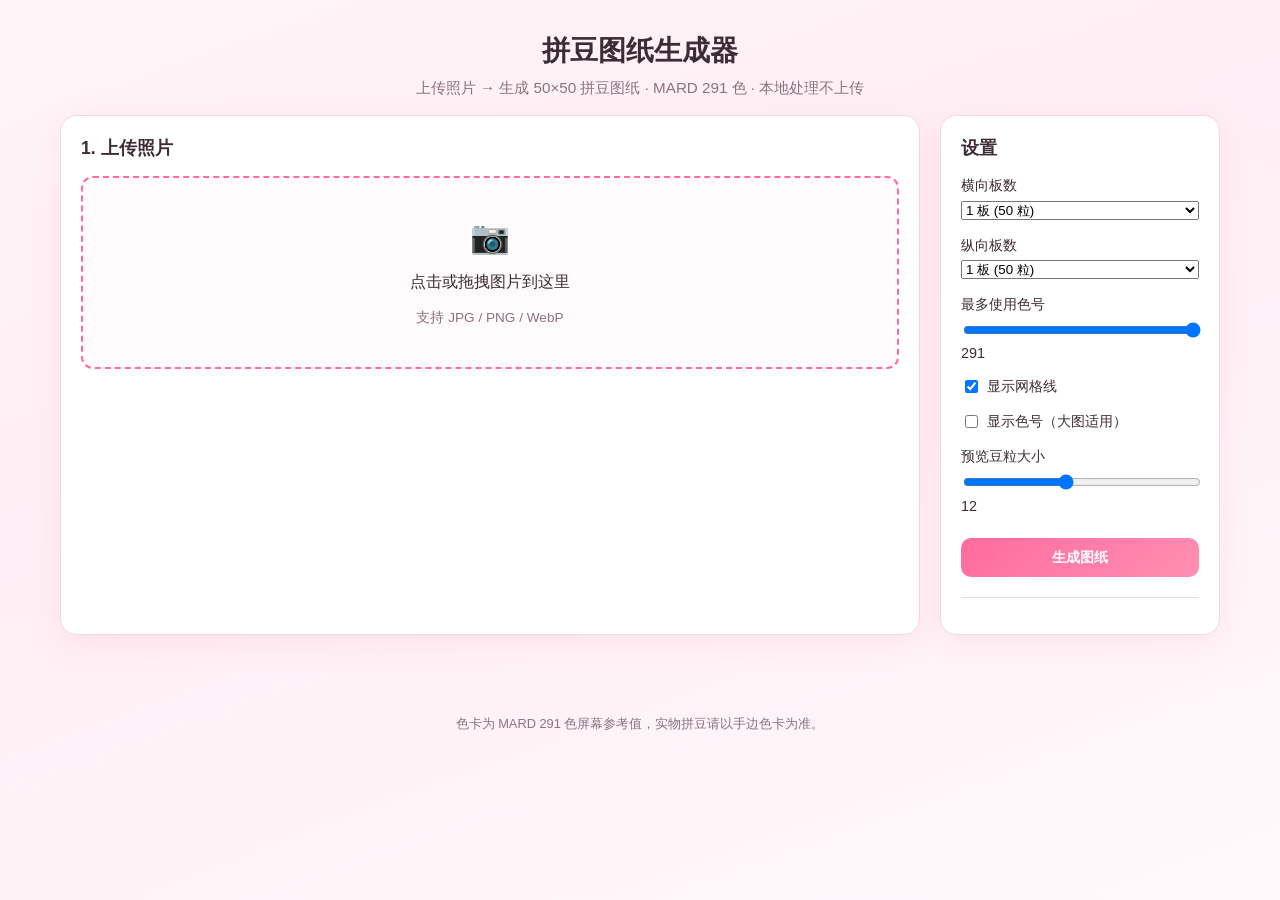
<file: index.html>
<!DOCTYPE html>
<html lang="zh-CN">
<head>
  <meta charset="UTF-8">
  <meta http-equiv="refresh" content="0; url=bean.html">
  <title>拼豆图纸生成器</title>
  <link rel="canonical" href="bean.html">
</head>
<body>
  <p><a href="bean.html">进入拼豆图纸生成器</a></p>
</body>
</html>
</file>
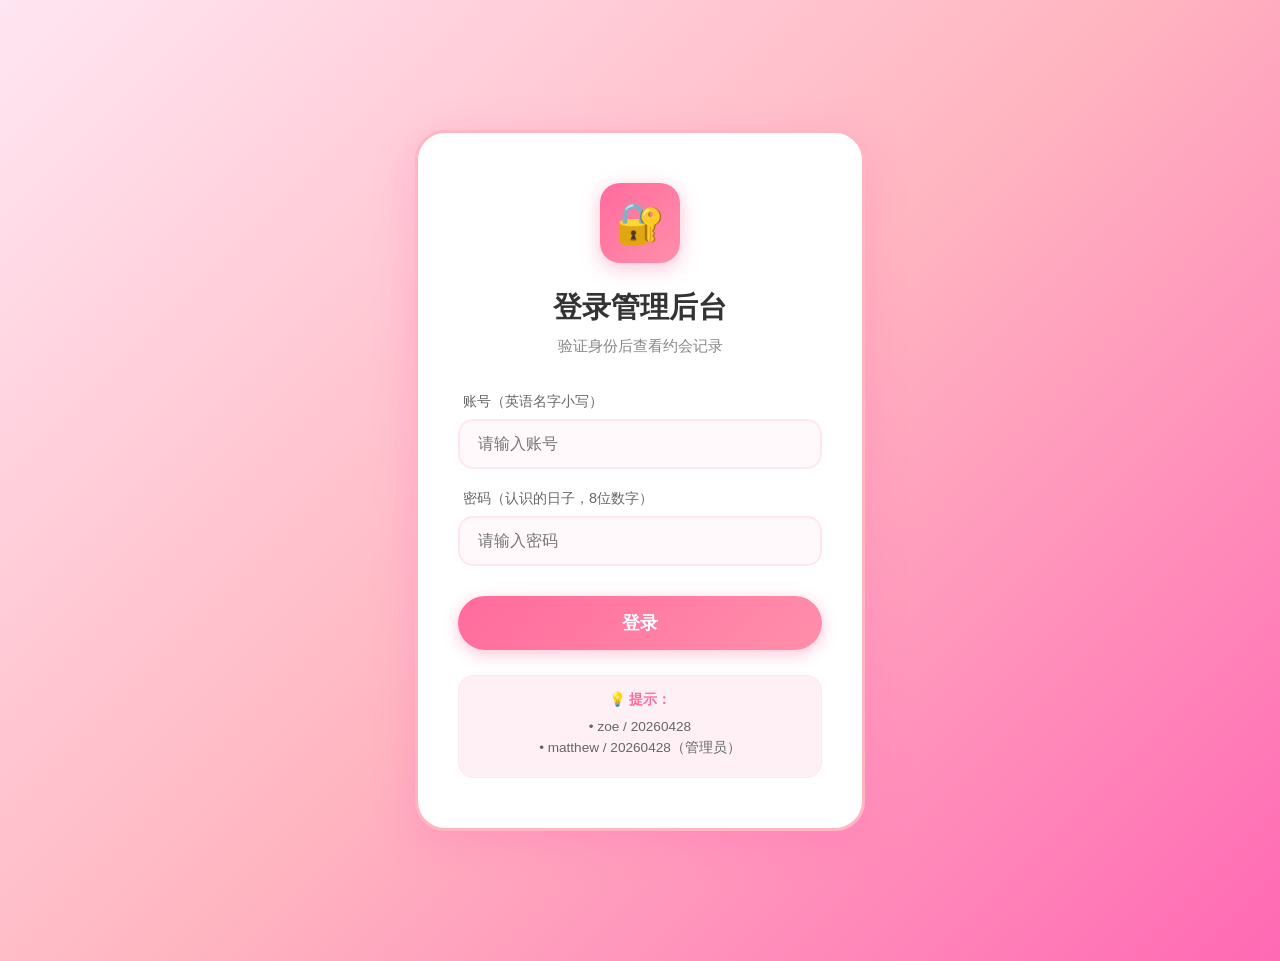
<file: admin.html>
<!DOCTYPE html>
<html lang="zh-CN">
<head>
    <meta charset="UTF-8">
    <meta name="viewport" content="width=device-width, initial-scale=1.0">
    <title>约会结果管理后台</title>
    <style>
        * {
            margin: 0;
            padding: 0;
            box-sizing: border-box;
        }

        body {
            font-family: 'Microsoft YaHei', 'PingFang SC', sans-serif;
            background: linear-gradient(135deg, #FFE6F2 0%, #FFB6C1 50%, #FF69B4 100%);
            min-height: 100vh;
            padding: 30px;
        }

        .container {
            max-width: 900px;
            margin: 0 auto;
        }

        .login-card {
            background: white;
            border-radius: 30px;
            padding: 50px 40px;
            max-width: 450px;
            margin: 100px auto;
            box-shadow: 0 10px 40px rgba(255, 105, 180, 0.3);
            text-align: center;
            border: 3px solid #FFB6C1;
        }

        .login-icon {
            width: 80px;
            height: 80px;
            border-radius: 20px;
            margin: 0 auto 25px;
            display: flex;
            align-items: center;
            justify-content: center;
            font-size: 40px;
            background: linear-gradient(135deg, #FF6B9D 0%, #FF8FAB 100%);
            box-shadow: 0 5px 20px rgba(255, 107, 157, 0.4);
        }

        .login-title {
            font-size: 1.8rem;
            color: #333;
            margin-bottom: 8px;
        }

        .login-subtitle {
            font-size: 0.95rem;
            color: #888;
            margin-bottom: 35px;
        }

        .login-form {
            text-align: left;
        }

        .form-group {
            margin-bottom: 20px;
        }

        .form-label {
            display: block;
            font-size: 0.9rem;
            color: #666;
            margin-bottom: 8px;
            padding-left: 5px;
        }

        .form-input {
            width: 100%;
            padding: 14px 18px;
            border: 2px solid #FFE6F2;
            border-radius: 15px;
            font-size: 1rem;
            transition: all 0.3s ease;
            background: #FFF9FC;
        }

        .form-input:focus {
            outline: none;
            border-color: #FF6B9D;
            box-shadow: 0 0 0 3px rgba(255, 107, 157, 0.1);
        }

        .login-btn {
            width: 100%;
            padding: 15px;
            font-size: 1.1rem;
            font-weight: bold;
            border: none;
            border-radius: 50px;
            cursor: pointer;
            background: linear-gradient(135deg, #FF6B9D 0%, #FF8FAB 100%);
            color: white;
            box-shadow: 0 4px 15px rgba(255, 107, 157, 0.4);
            transition: all 0.3s ease;
            margin-top: 10px;
        }

        .login-btn:hover {
            transform: scale(1.03);
            box-shadow: 0 6px 20px rgba(255, 107, 157, 0.5);
        }

        .login-hint {
            margin-top: 25px;
            padding: 15px;
            background: #FFF0F5;
            border-radius: 15px;
            border: 1px solid #FFE6F2;
        }

        .login-hint-title {
            font-size: 0.85rem;
            color: #FF6B9D;
            font-weight: bold;
            margin-bottom: 10px;
        }

        .hint-item {
            font-size: 0.85rem;
            color: #666;
            margin-bottom: 5px;
        }

        .error-message {
            color: #FF6B6B;
            font-size: 0.85rem;
            margin-top: 10px;
            text-align: center;
            display: none;
        }

        .header {
            background: white;
            border-radius: 20px;
            padding: 30px;
            margin-bottom: 30px;
            box-shadow: 0 5px 20px rgba(255, 105, 180, 0.3);
            text-align: center;
        }

        .header h1 {
            color: #FF6B9D;
            font-size: 1.8rem;
            margin-bottom: 10px;
        }

        .header p {
            color: #888;
        }

        .user-info {
            font-size: 0.9rem;
            color: #FF6B9D;
            margin-top: 10px;
        }

        .logout-btn {
            background: none;
            border: 1px solid #FFB6C1;
            color: #FF6B9D;
            padding: 5px 15px;
            border-radius: 20px;
            cursor: pointer;
            font-size: 0.85rem;
            margin-left: 10px;
            transition: all 0.3s ease;
        }

        .logout-btn:hover {
            background: #FFE6F2;
        }

        .stats {
            display: grid;
            grid-template-columns: repeat(4, 1fr);
            gap: 20px;
            margin-bottom: 30px;
        }

        .stat-card {
            background: white;
            border-radius: 15px;
            padding: 20px;
            text-align: center;
            box-shadow: 0 3px 10px rgba(255, 105, 180, 0.2);
        }

        .stat-number {
            font-size: 2rem;
            font-weight: bold;
            color: #FF6B9D;
        }

        .stat-label {
            font-size: 0.9rem;
            color: #888;
            margin-top: 5px;
        }

        .result-list {
            background: white;
            border-radius: 20px;
            padding: 30px;
            box-shadow: 0 5px 20px rgba(255, 105, 180, 0.3);
        }

        .result-list h2 {
            color: #333;
            margin-bottom: 20px;
            font-size: 1.4rem;
        }

        .result-item {
            border: 2px solid #FFE6F2;
            border-radius: 15px;
            padding: 20px;
            margin-bottom: 15px;
            transition: all 0.3s ease;
        }

        .result-item:hover {
            border-color: #FF6B9D;
            box-shadow: 0 3px 15px rgba(255, 107, 157, 0.15);
        }

        .result-header {
            display: flex;
            justify-content: space-between;
            align-items: center;
            margin-bottom: 15px;
        }

        .result-id {
            font-size: 0.85rem;
            color: #FF6B9D;
            font-weight: bold;
            background: #FFE6F2;
            padding: 5px 12px;
            border-radius: 20px;
        }

        .result-time {
            font-size: 0.85rem;
            color: #888;
        }

        .result-info {
            display: grid;
            grid-template-columns: repeat(2, 1fr);
            gap: 10px;
        }

        .info-item {
            display: flex;
            align-items: center;
            font-size: 1rem;
            color: #555;
        }

        .info-icon {
            margin-right: 8px;
            font-size: 1.2rem;
        }

        .empty {
            text-align: center;
            padding: 40px;
            color: #888;
        }

        .empty-icon {
            font-size: 4rem;
            margin-bottom: 15px;
        }

        .refresh-btn {
            background: linear-gradient(135deg, #FF6B9D 0%, #FF8FAB 100%);
            color: white;
            border: none;
            padding: 10px 25px;
            border-radius: 30px;
            cursor: pointer;
            font-weight: bold;
            margin-bottom: 20px;
            transition: all 0.3s ease;
        }

        .refresh-btn:hover {
            transform: scale(1.05);
            box-shadow: 0 4px 15px rgba(255, 107, 157, 0.4);
        }

        .page {
            display: none;
        }

        .page.active {
            display: block;
        }

        @media (max-width: 768px) {
            .stats {
                grid-template-columns: repeat(2, 1fr);
            }

            .result-info {
                grid-template-columns: 1fr;
            }

            .result-header {
                flex-direction: column;
                gap: 10px;
                align-items: flex-start;
            }

            .login-card {
                padding: 30px 20px;
                margin: 50px auto;
            }
        }
    </style>
</head>
<body>
    <div class="page active" id="loginPage">
        <div class="login-card">
            <div class="login-icon">🔐</div>
            <h1 class="login-title">登录管理后台</h1>
            <p class="login-subtitle">验证身份后查看约会记录</p>
            
            <div class="login-form">
                <div class="form-group">
                    <label class="form-label">账号（英语名字小写）</label>
                    <input type="text" class="form-input" id="username" placeholder="请输入账号">
                </div>
                <div class="form-group">
                    <label class="form-label">密码（认识的日子，8位数字）</label>
                    <input type="password" class="form-input" id="password" placeholder="请输入密码">
                </div>
                <button class="login-btn" onclick="login()">登录</button>
                <div class="error-message" id="errorMsg">账号或密码错误</div>
            </div>

            <div class="login-hint">
                <div class="login-hint-title">💡 提示：</div>
                <div class="hint-item">• zoe / 20260428</div>
                <div class="hint-item">• matthew / 20260428（管理员）</div>
            </div>
        </div>
    </div>

    <div class="page" id="mainPage">
        <div class="container">
            <div class="header">
                <h1>💕 约会结果管理后台 💕</h1>
                <p>查看女朋友的约会选择</p>
                <div class="user-info">
                    登录用户：<span id="currentUser"></span>
                    <button class="logout-btn" onclick="logout()">退出登录</button>
                </div>
            </div>

            <div class="stats">
                <div class="stat-card">
                    <div class="stat-number" id="totalCount">0</div>
                    <div class="stat-label">总约会次数</div>
                </div>
                <div class="stat-card">
                    <div class="stat-number" id="todayCount">0</div>
                    <div class="stat-label">今天新增</div>
                </div>
                <div class="stat-card">
                    <div class="stat-number" id="foodCount">0</div>
                    <div class="stat-label">美食种类</div>
                </div>
                <div class="stat-card">
                    <div class="stat-number" id="activityCount">0</div>
                    <div class="stat-label">活动种类</div>
                </div>
            </div>

            <div class="result-list">
                <button class="refresh-btn" onclick="loadResults()">🔄 刷新</button>
                <h2>约会记录</h2>
                <div id="resultsContainer">
                    <div class="empty">
                        <div class="empty-icon">💝</div>
                        <p>还没有约会记录，快去邀请女朋友吧！</p>
                    </div>
                </div>
            </div>
        </div>
    </div>

    <script>
        const users = [
            { username: 'zoe', password: '20260428', role: 'user' },
            { username: 'matthew', password: '20260428', role: 'admin' }
        ];

        const usernameInput = document.getElementById('username');
        const passwordInput = document.getElementById('password');
        const errorMsg = document.getElementById('errorMsg');
        const currentUserSpan = document.getElementById('currentUser');

        function login() {
            const username = usernameInput.value.trim().toLowerCase();
            const password = passwordInput.value.trim();

            const user = users.find(u => u.username === username && u.password === password);

            if (user) {
                errorMsg.style.display = 'none';
                localStorage.setItem('loggedInUser', JSON.stringify(user));
                showMainPage(user);
            } else {
                errorMsg.style.display = 'block';
                setTimeout(() => {
                    errorMsg.style.display = 'none';
                }, 3000);
            }
        }

        function showMainPage(user) {
            document.getElementById('loginPage').classList.remove('active');
            document.getElementById('mainPage').classList.add('active');
            currentUserSpan.textContent = `${user.username} (${user.role === 'admin' ? '管理员' : '用户'})`;
            loadResults();
            setInterval(loadResults, 30000);
        }

        function logout() {
            localStorage.removeItem('loggedInUser');
            document.getElementById('mainPage').classList.remove('active');
            document.getElementById('loginPage').classList.add('active');
            usernameInput.value = '';
            passwordInput.value = '';
        }

        function loadResults() {
            fetch('/api/results')
                .then(res => res.json())
                .then(results => {
                    renderResults(results);
                    updateStats(results);
                })
                .catch(err => {
                    console.error('获取失败:', err);
                });
        }

        function renderResults(results) {
            const container = document.getElementById('resultsContainer');
            
            if (results.length === 0) {
                container.innerHTML = `
                    <div class="empty">
                        <div class="empty-icon">💝</div>
                        <p>还没有约会记录，快去邀请女朋友吧！</p>
                    </div>
                `;
                return;
            }

            const sortedResults = [...results].reverse();
            
            container.innerHTML = sortedResults.map(result => `
                <div class="result-item">
                    <div class="result-header">
                        <span class="result-id">#${result.id.toString().slice(-6)}</span>
                        <span class="result-time">${result.createdAt}</span>
                    </div>
                    <div class="result-info">
                        <div class="info-item">
                            <span class="info-icon">📅</span>
                            <span>${result.date}</span>
                        </div>
                        <div class="info-item">
                            <span class="info-icon">⏰</span>
                            <span>${result.time}</span>
                        </div>
                        <div class="info-item">
                            <span class="info-icon">🍽️</span>
                            <span>${result.food}</span>
                        </div>
                        <div class="info-item">
                            <span class="info-icon">🎮</span>
                            <span>${result.activity}</span>
                        </div>
                    </div>
                </div>
            `).join('');
        }

        function updateStats(results) {
            document.getElementById('totalCount').textContent = results.length;
            
            const today = new Date().toLocaleDateString('zh-CN');
            const todayCount = results.filter(r => r.createdAt.includes(today)).length;
            document.getElementById('todayCount').textContent = todayCount;
            
            const allFoods = new Set();
            const allActivities = new Set();
            results.forEach(r => {
                r.food.split(', ').forEach(f => allFoods.add(f));
                r.activity.split(', ').forEach(a => allActivities.add(a));
            });
            document.getElementById('foodCount').textContent = allFoods.size;
            document.getElementById('activityCount').textContent = allActivities.size;
        }

        const loggedInUser = localStorage.getItem('loggedInUser');
        if (loggedInUser) {
            showMainPage(JSON.parse(loggedInUser));
        }
    </script>
</body>
</html>
</file>
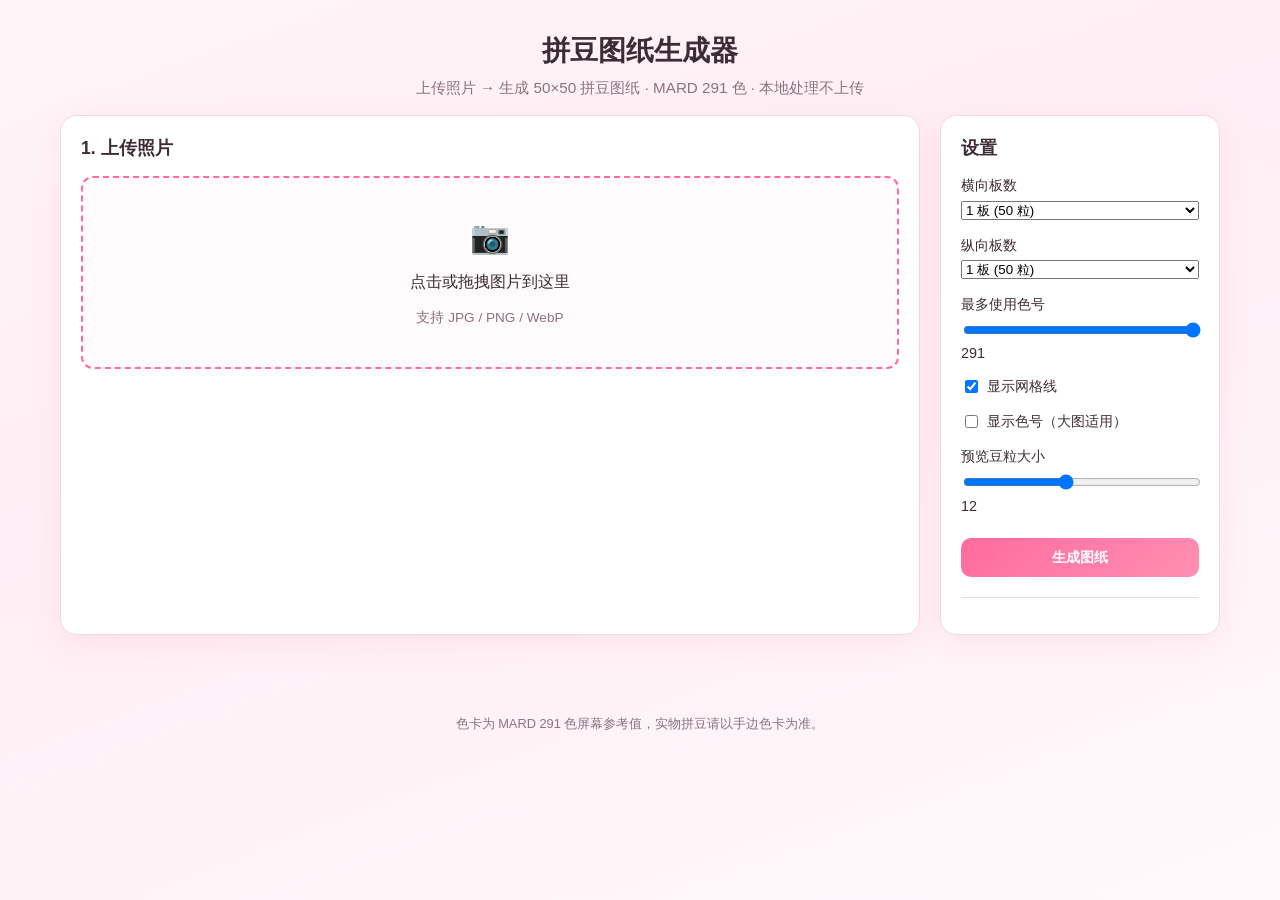
<file: bean.html>
<!DOCTYPE html>
<html lang="zh-CN">
<head>
  <meta charset="UTF-8">
  <meta name="viewport" content="width=device-width, initial-scale=1.0">
  <title>拼豆图纸生成器 · Zoe</title>
  <link rel="stylesheet" href="bead-pattern/styles.css">
</head>
<body>
  <header class="header">
    <div class="header-inner">
      <h1>拼豆图纸生成器</h1>
      <p class="subtitle">上传照片 → 生成 50×50 拼豆图纸 · MARD <span id="paletteCount">291</span> 色 · 本地处理不上传</p>
    </div>
  </header>

  <main class="layout">
    <section class="panel upload-panel">
      <h2>1. 上传照片</h2>
      <div id="uploadZone" class="upload-zone" tabindex="0">
        <input type="file" id="fileInput" accept="image/*" hidden>
        <p class="upload-icon">📷</p>
        <p>点击或拖拽图片到这里</p>
        <p class="hint">支持 JPG / PNG / WebP</p>
      </div>

      <div id="cropSection" class="crop-section" hidden>
        <h2>2. 裁剪构图</h2>
        <p class="hint">拖动粉色框移动位置，拖动四角调整大小，粗虚线为板分界线</p>
        <div class="crop-wrap">
          <canvas id="cropCanvas"></canvas>
        </div>
      </div>
    </section>

    <aside class="panel controls-panel">
      <h2>设置</h2>

      <label class="field">
        <span>横向板数</span>
        <select id="boardsW">
          <option value="1" selected>1 板 (50 粒)</option>
          <option value="2">2 板 (100 粒)</option>
          <option value="3">3 板 (150 粒)</option>
          <option value="4">4 板 (200 粒)</option>
        </select>
      </label>

      <label class="field">
        <span>纵向板数</span>
        <select id="boardsH">
          <option value="1" selected>1 板 (50 粒)</option>
          <option value="2">2 板 (100 粒)</option>
          <option value="3">3 板 (150 粒)</option>
          <option value="4">4 板 (200 粒)</option>
        </select>
      </label>

      <label class="field">
        <span>最多使用色号</span>
        <input type="range" id="maxColors" min="16" max="291" value="291">
        <output id="maxColorsVal">291</output>
      </label>

      <label class="field checkbox">
        <input type="checkbox" id="showGrid" checked>
        <span>显示网格线</span>
      </label>

      <label class="field checkbox">
        <input type="checkbox" id="showCodes">
        <span>显示色号（大图适用）</span>
      </label>

      <label class="field">
        <span>预览豆粒大小</span>
        <input type="range" id="beadSize" min="6" max="20" value="12">
        <output id="beadSizeVal">12</output>
      </label>

      <button id="generateBtn" class="btn primary">生成图纸</button>

      <div id="stats" class="stats"></div>
    </aside>

    <section id="resultSection" class="panel result-panel" hidden>
      <div class="result-header">
        <h2>图纸预览</h2>
        <div class="export-actions">
          <label class="field inline">
            <span>查看</span>
            <select id="boardFilter">
              <option value="all">全部</option>
            </select>
          </label>
          <button id="exportAll" class="btn">导出整图 PNG</button>
          <button id="exportBoards" class="btn secondary">按板导出 PNG</button>
        </div>
      </div>
      <div class="preview-wrap">
        <canvas id="previewCanvas"></canvas>
      </div>

      <h3>色号清单</h3>
      <div id="legend" class="legend"></div>
    </section>
  </main>

  <footer class="footer">
    <p>色卡为 MARD 291 色屏幕参考值，实物拼豆请以手边色卡为准。</p>
  </footer>

  <script type="module" src="bead-pattern/app.js"></script>
</body>
</html>
</file>
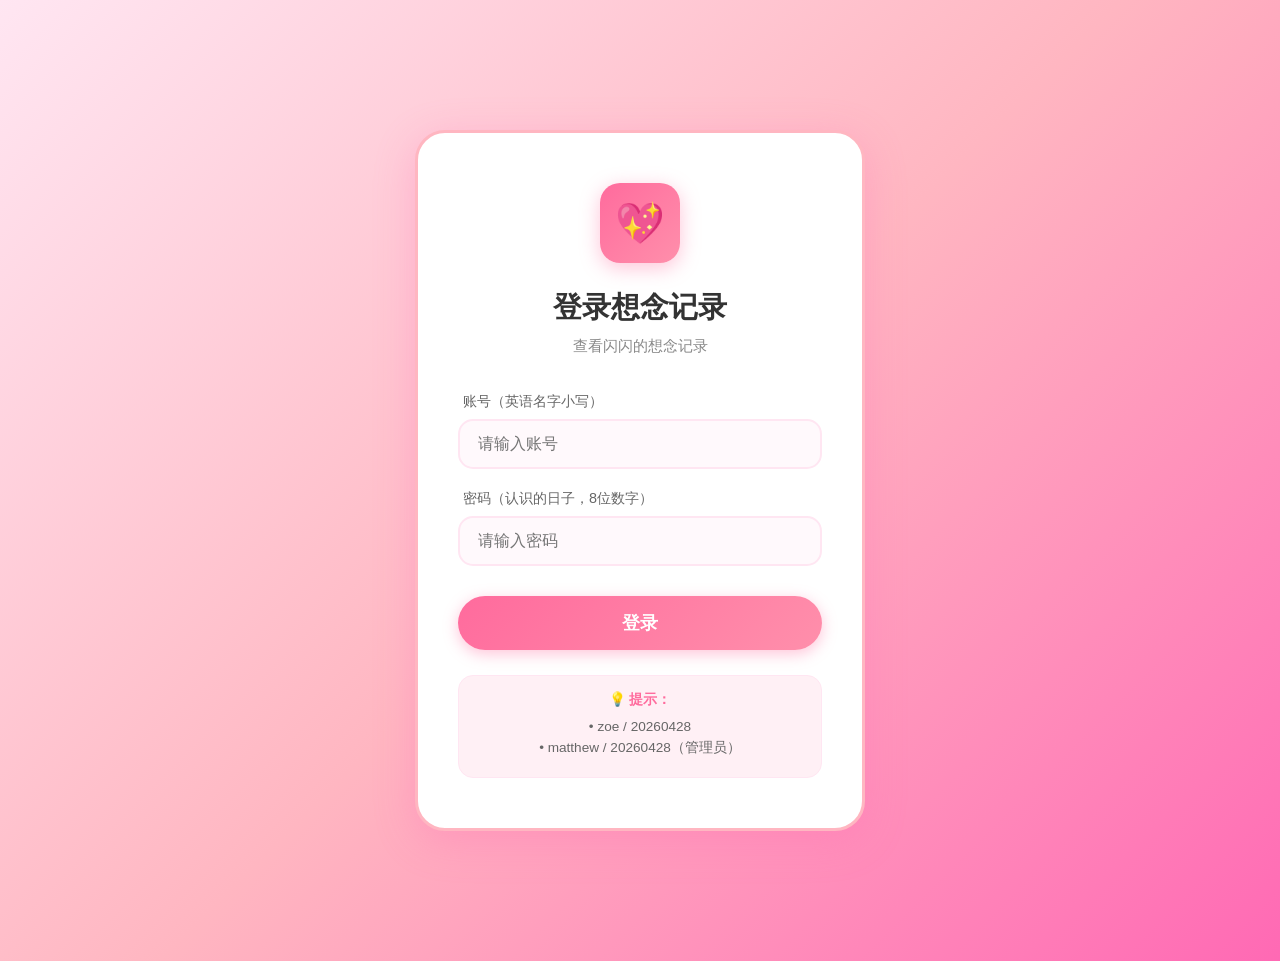
<file: miss-admin.html>
<!DOCTYPE html>
<html lang="zh-CN">
<head>
    <meta charset="UTF-8">
    <meta name="viewport" content="width=device-width, initial-scale=1.0">
    <title>闪闪想念记录管理</title>
    <style>
        * {
            margin: 0;
            padding: 0;
            box-sizing: border-box;
        }

        body {
            font-family: 'Microsoft YaHei', 'PingFang SC', sans-serif;
            background: linear-gradient(135deg, #FFE6F2 0%, #FFB6C1 50%, #FF69B4 100%);
            min-height: 100vh;
            padding: 30px;
        }

        .container {
            max-width: 900px;
            margin: 0 auto;
        }

        .login-card {
            background: white;
            border-radius: 30px;
            padding: 50px 40px;
            max-width: 450px;
            margin: 100px auto;
            box-shadow: 0 10px 40px rgba(255, 105, 180, 0.3);
            text-align: center;
            border: 3px solid #FFB6C1;
        }

        .login-icon {
            width: 80px;
            height: 80px;
            border-radius: 20px;
            margin: 0 auto 25px;
            display: flex;
            align-items: center;
            justify-content: center;
            font-size: 40px;
            background: linear-gradient(135deg, #FF6B9D 0%, #FF8FAB 100%);
            box-shadow: 0 5px 20px rgba(255, 107, 157, 0.4);
        }

        .login-title {
            font-size: 1.8rem;
            color: #333;
            margin-bottom: 8px;
        }

        .login-subtitle {
            font-size: 0.95rem;
            color: #888;
            margin-bottom: 35px;
        }

        .login-form {
            text-align: left;
        }

        .form-group {
            margin-bottom: 20px;
        }

        .form-label {
            display: block;
            font-size: 0.9rem;
            color: #666;
            margin-bottom: 8px;
            padding-left: 5px;
        }

        .form-input {
            width: 100%;
            padding: 14px 18px;
            border: 2px solid #FFE6F2;
            border-radius: 15px;
            font-size: 1rem;
            transition: all 0.3s ease;
            background: #FFF9FC;
        }

        .form-input:focus {
            outline: none;
            border-color: #FF6B9D;
            box-shadow: 0 0 0 3px rgba(255, 107, 157, 0.1);
        }

        .login-btn {
            width: 100%;
            padding: 15px;
            font-size: 1.1rem;
            font-weight: bold;
            border: none;
            border-radius: 50px;
            cursor: pointer;
            background: linear-gradient(135deg, #FF6B9D 0%, #FF8FAB 100%);
            color: white;
            box-shadow: 0 4px 15px rgba(255, 107, 157, 0.4);
            transition: all 0.3s ease;
            margin-top: 10px;
        }

        .login-btn:hover {
            transform: scale(1.03);
            box-shadow: 0 6px 20px rgba(255, 107, 157, 0.5);
        }

        .login-hint {
            margin-top: 25px;
            padding: 15px;
            background: #FFF0F5;
            border-radius: 15px;
            border: 1px solid #FFE6F2;
        }

        .login-hint-title {
            font-size: 0.85rem;
            color: #FF6B9D;
            font-weight: bold;
            margin-bottom: 10px;
        }

        .hint-item {
            font-size: 0.85rem;
            color: #666;
            margin-bottom: 5px;
        }

        .error-message {
            color: #FF6B6B;
            font-size: 0.85rem;
            margin-top: 10px;
            text-align: center;
            display: none;
        }

        .header {
            background: white;
            border-radius: 20px;
            padding: 30px;
            margin-bottom: 30px;
            box-shadow: 0 5px 20px rgba(255, 105, 180, 0.3);
            text-align: center;
        }

        .header h1 {
            color: #FF6B9D;
            font-size: 1.8rem;
            margin-bottom: 10px;
        }

        .header p {
            color: #888;
        }

        .user-info {
            font-size: 0.9rem;
            color: #FF6B9D;
            margin-top: 10px;
        }

        .logout-btn {
            background: none;
            border: 1px solid #FFB6C1;
            color: #FF6B9D;
            padding: 5px 15px;
            border-radius: 20px;
            cursor: pointer;
            font-size: 0.85rem;
            margin-left: 10px;
            transition: all 0.3s ease;
        }

        .logout-btn:hover {
            background: #FFE6F2;
        }

        .stats {
            display: grid;
            grid-template-columns: repeat(4, 1fr);
            gap: 20px;
            margin-bottom: 30px;
        }

        .stat-card {
            background: white;
            border-radius: 15px;
            padding: 20px;
            text-align: center;
            box-shadow: 0 3px 10px rgba(255, 105, 180, 0.2);
        }

        .stat-number {
            font-size: 2rem;
            font-weight: bold;
            color: #FF6B9D;
        }

        .stat-label {
            font-size: 0.9rem;
            color: #888;
            margin-top: 5px;
        }

        .result-list {
            background: white;
            border-radius: 20px;
            padding: 30px;
            box-shadow: 0 5px 20px rgba(255, 105, 180, 0.3);
        }

        .result-list h2 {
            color: #333;
            margin-bottom: 20px;
            font-size: 1.4rem;
        }

        .result-item {
            border: 2px solid #FFE6F2;
            border-radius: 15px;
            padding: 20px;
            margin-bottom: 15px;
            transition: all 0.3s ease;
        }

        .result-item:hover {
            border-color: #FF6B9D;
            box-shadow: 0 3px 15px rgba(255, 107, 157, 0.15);
        }

        .result-header {
            display: flex;
            justify-content: space-between;
            align-items: center;
            margin-bottom: 15px;
        }

        .result-id {
            font-size: 0.85rem;
            color: #FF6B9D;
            font-weight: bold;
            background: #FFE6F2;
            padding: 5px 12px;
            border-radius: 20px;
        }

        .result-time {
            font-size: 0.85rem;
            color: #888;
        }

        .result-info {
            display: grid;
            grid-template-columns: repeat(2, 1fr);
            gap: 10px;
        }

        .info-item {
            display: flex;
            align-items: center;
            font-size: 1rem;
            color: #555;
        }

        .info-icon {
            margin-right: 8px;
            font-size: 1.2rem;
        }

        .empty {
            text-align: center;
            padding: 40px;
            color: #888;
        }

        .empty-icon {
            font-size: 4rem;
            margin-bottom: 15px;
        }

        .refresh-btn {
            background: linear-gradient(135deg, #FF6B9D 0%, #FF8FAB 100%);
            color: white;
            border: none;
            padding: 10px 25px;
            border-radius: 30px;
            cursor: pointer;
            font-weight: bold;
            margin-bottom: 20px;
            transition: all 0.3s ease;
        }

        .refresh-btn:hover {
            transform: scale(1.05);
            box-shadow: 0 4px 15px rgba(255, 107, 157, 0.4);
        }

        .page {
            display: none;
        }

        .page.active {
            display: block;
        }

        .rating-badge {
            display: inline-block;
            padding: 5px 12px;
            border-radius: 20px;
            font-size: 0.85rem;
            font-weight: bold;
            background: #FFF0F5;
            color: #FF6B9D;
        }

        @media (max-width: 768px) {
            .stats {
                grid-template-columns: repeat(2, 1fr);
            }

            .result-info {
                grid-template-columns: 1fr;
            }

            .result-header {
                flex-direction: column;
                gap: 10px;
                align-items: flex-start;
            }

            .login-card {
                padding: 30px 20px;
                margin: 50px auto;
            }
        }
    </style>
</head>
<body>
    <div class="page active" id="loginPage">
        <div class="login-card">
            <div class="login-icon">💖</div>
            <h1 class="login-title">登录想念记录</h1>
            <p class="login-subtitle">查看闪闪的想念记录</p>
            
            <div class="login-form">
                <div class="form-group">
                    <label class="form-label">账号（英语名字小写）</label>
                    <input type="text" class="form-input" id="username" placeholder="请输入账号">
                </div>
                <div class="form-group">
                    <label class="form-label">密码（认识的日子，8位数字）</label>
                    <input type="password" class="form-input" id="password" placeholder="请输入密码">
                </div>
                <button class="login-btn" onclick="login()">登录</button>
                <div class="error-message" id="errorMsg">账号或密码错误</div>
            </div>

            <div class="login-hint">
                <div class="login-hint-title">💡 提示：</div>
                <div class="hint-item">• zoe / 20260428</div>
                <div class="hint-item">• matthew / 20260428（管理员）</div>
            </div>
        </div>
    </div>

    <div class="page" id="mainPage">
        <div class="container">
            <div class="header">
                <h1>💖 闪闪想念记录 💖</h1>
                <p>查看闪闪有多想我~</p>
                <div class="user-info">
                    登录用户：<span id="currentUser"></span>
                    <button class="logout-btn" onclick="logout()">退出登录</button>
                </div>
            </div>

            <div class="stats">
                <div class="stat-card">
                    <div class="stat-number" id="totalCount">0</div>
                    <div class="stat-label">想念次数</div>
                </div>
                <div class="stat-card">
                    <div class="stat-number" id="todayCount">0</div>
                    <div class="stat-label">今天想念</div>
                </div>
                <div class="stat-card">
                    <div class="stat-number" id="avgRating">0</div>
                    <div class="stat-label">平均想念度</div>
                </div>
                <div class="stat-card">
                    <div class="stat-number" id="topReason">-</div>
                    <div class="stat-label">最常见原因</div>
                </div>
            </div>

            <div class="result-list">
                <button class="refresh-btn" onclick="loadResults()">🔄 刷新</button>
                <h2>想念记录</h2>
                <div id="resultsContainer">
                    <div class="empty">
                        <div class="empty-icon">💝</div>
                        <p>还没有想念记录，快去问问闪闪吧！</p>
                    </div>
                </div>
            </div>
        </div>
    </div>

    <script>
        const users = [
            { username: 'zoe', password: '20260428', role: 'user' },
            { username: 'matthew', password: '20260428', role: 'admin' }
        ];

        const usernameInput = document.getElementById('username');
        const passwordInput = document.getElementById('password');
        const errorMsg = document.getElementById('errorMsg');
        const currentUserSpan = document.getElementById('currentUser');

        function login() {
            const username = usernameInput.value.trim().toLowerCase();
            const password = passwordInput.value.trim();

            const user = users.find(u => u.username === username && u.password === password);

            if (user) {
                errorMsg.style.display = 'none';
                localStorage.setItem('missLoggedInUser', JSON.stringify(user));
                showMainPage(user);
            } else {
                errorMsg.style.display = 'block';
                setTimeout(() => {
                    errorMsg.style.display = 'none';
                }, 3000);
            }
        }

        function showMainPage(user) {
            document.getElementById('loginPage').classList.remove('active');
            document.getElementById('mainPage').classList.add('active');
            currentUserSpan.textContent = `${user.username} (${user.role === 'admin' ? '管理员' : '用户'})`;
            loadResults();
            setInterval(loadResults, 30000);
        }

        function logout() {
            localStorage.removeItem('missLoggedInUser');
            document.getElementById('mainPage').classList.remove('active');
            document.getElementById('loginPage').classList.add('active');
            usernameInput.value = '';
            passwordInput.value = '';
        }

        function loadResults() {
            fetch('/api/miss-results')
                .then(res => res.json())
                .then(results => {
                    renderResults(results);
                    updateStats(results);
                })
                .catch(err => {
                    console.error('获取失败:', err);
                });
        }

        function renderResults(results) {
            const container = document.getElementById('resultsContainer');
            
            if (results.length === 0) {
                container.innerHTML = `
                    <div class="empty">
                        <div class="empty-icon">💝</div>
                        <p>还没有想念记录，快去问问闪闪吧！</p>
                    </div>
                `;
                return;
            }

            const sortedResults = [...results].reverse();
            
            const ratingIcons = ['', '😐', '😊', '🥰', '😍', '💖'];
            const ratingPercentages = ['', '20%', '40%', '60%', '80%', '100%'];
            
            container.innerHTML = sortedResults.map(result => `
                <div class="result-item">
                    <div class="result-header">
                        <span class="result-id">#${result.id.toString().slice(-6)}</span>
                        <span class="result-time">${result.createdAt}</span>
                    </div>
                    <div class="result-info">
                        <div class="info-item">
                            <span class="info-icon">💕</span>
                            <span>想念度：<span class="rating-badge">${ratingPercentages[result.rating]} ${ratingIcons[result.rating]}</span></span>
                        </div>
                        <div class="info-item">
                            <span class="info-icon">💭</span>
                            <span>原因：${result.reason}</span>
                        </div>
                        <div class="info-item">
                            <span class="info-icon">📸</span>
                            <span>回忆：${result.memory}</span>
                        </div>
                    </div>
                </div>
            `).join('');
        }

        function updateStats(results) {
            document.getElementById('totalCount').textContent = results.length;
            
            const today = new Date().toLocaleDateString('zh-CN');
            const todayCount = results.filter(r => r.createdAt.includes(today)).length;
            document.getElementById('todayCount').textContent = todayCount;
            
            if (results.length > 0) {
                const avgRating = Math.round(results.reduce((sum, r) => sum + r.rating, 0) / results.length);
                const ratingPercentages = ['', '20%', '40%', '60%', '80%', '100%'];
                document.getElementById('avgRating').textContent = ratingPercentages[avgRating];
                
                const reasonCounts = {};
                results.forEach(r => {
                    reasonCounts[r.reason] = (reasonCounts[r.reason] || 0) + 1;
                });
                const topReason = Object.entries(reasonCounts).sort((a, b) => b[1] - a[1])[0][0];
                document.getElementById('topReason').textContent = topReason;
            }
        }

        const loggedInUser = localStorage.getItem('missLoggedInUser');
        if (loggedInUser) {
            showMainPage(JSON.parse(loggedInUser));
        }
    </script>
</body>
</html>
</file>
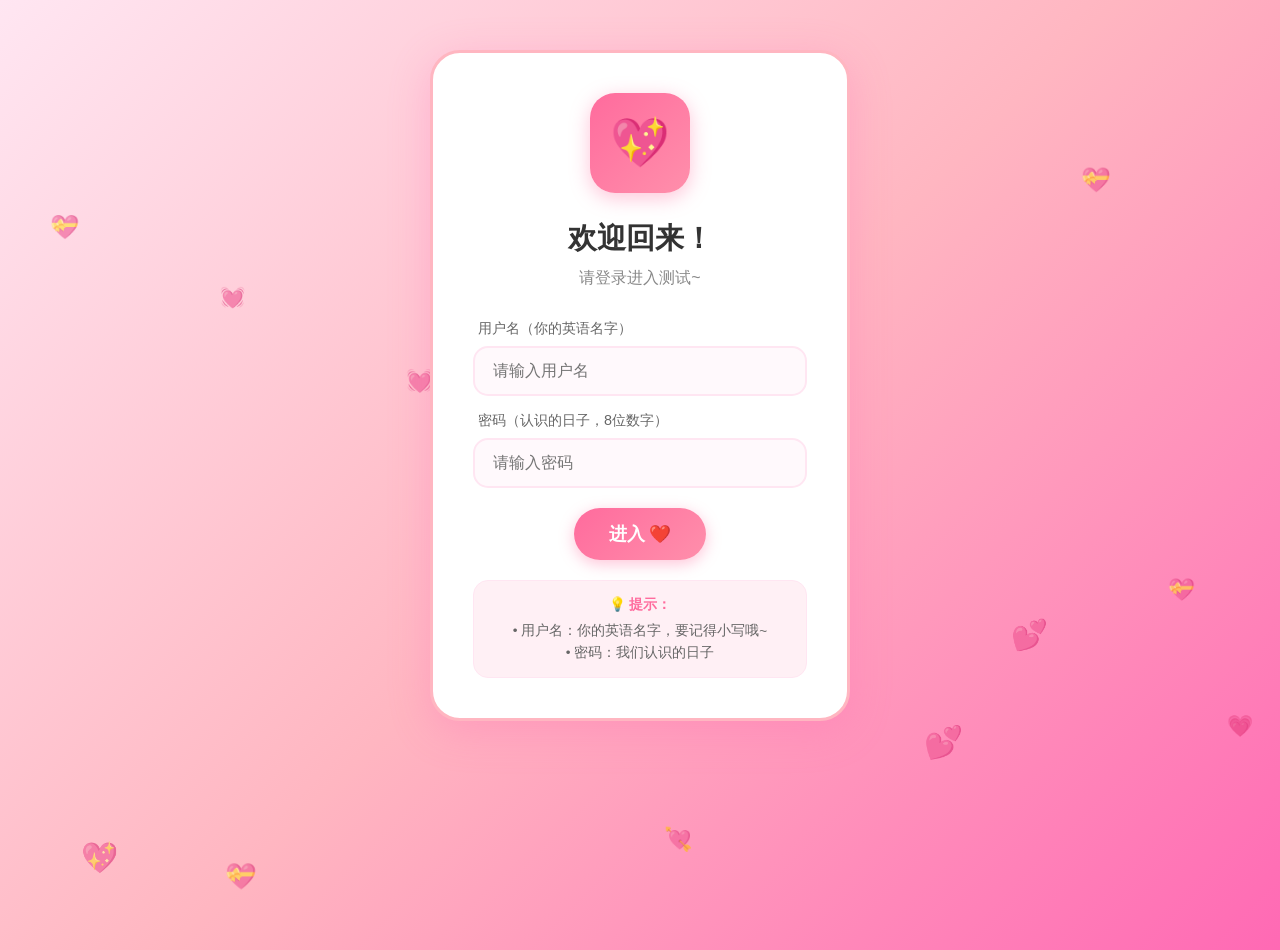
<file: miss.html>
<!DOCTYPE html>
<html lang="zh-CN">
<head>
    <meta charset="UTF-8">
    <meta name="viewport" content="width=device-width, initial-scale=1.0">
    <title>闪闪有没有想我？</title>
    <style>
        * {
            margin: 0;
            padding: 0;
            box-sizing: border-box;
        }

        body {
            font-family: 'Microsoft YaHei', 'PingFang SC', 'Segoe UI', sans-serif;
            overflow: hidden;
            background: linear-gradient(135deg, #FFE6F2 0%, #FFB6C1 50%, #FF69B4 100%);
            min-height: 100vh;
        }

        .background {
            position: fixed;
            top: 0;
            left: 0;
            width: 100vw;
            height: 100vh;
            z-index: -1;
        }

        .heart {
            position: absolute;
            font-size: 24px;
            animation: float 4s ease-in-out infinite;
            opacity: 0.6;
        }

        @keyframes float {
            0%, 100% { transform: translateY(0) rotate(0deg); }
            50% { transform: translateY(-15px) rotate(10deg); }
        }

        .card {
            background: white;
            border-radius: 30px;
            box-shadow: 0 10px 40px rgba(255, 105, 180, 0.3);
            padding: 40px;
            max-width: 420px;
            width: 90%;
            margin: 50px auto;
            text-align: center;
            position: relative;
            animation: slideUp 0.6s ease-out;
            border: 3px solid #FFB6C1;
        }

        @keyframes slideUp {
            from { opacity: 0; transform: translateY(30px); }
            to { opacity: 1; transform: translateY(0); }
        }

        .card-icon {
            width: 100px;
            height: 100px;
            border-radius: 25px;
            margin: 0 auto 25px;
            display: flex;
            align-items: center;
            justify-content: center;
            font-size: 48px;
            background: linear-gradient(135deg, #FF6B9D 0%, #FF8FAB 100%);
            box-shadow: 0 5px 20px rgba(255, 107, 157, 0.4);
            overflow: hidden;
        }

        .card-icon img {
            width: 100%;
            height: 100%;
            object-fit: cover;
        }

        .card-title {
            font-size: 1.8rem;
            color: #333;
            margin-bottom: 10px;
            line-height: 1.4;
        }

        .card-subtitle {
            font-size: 1rem;
            color: #888;
            margin-bottom: 30px;
        }

        .btn-container {
            display: flex;
            gap: 15px;
            justify-content: center;
            flex-wrap: wrap;
            position: relative;
            min-height: 60px;
        }

        .btn {
            padding: 14px 35px;
            border-radius: 50px;
            font-size: 1.1rem;
            font-weight: bold;
            cursor: pointer;
            transition: all 0.3s ease;
            border: none;
            position: relative;
        }

        .btn-primary {
            background: linear-gradient(135deg, #FF6B9D 0%, #FF8FAB 100%);
            color: white;
            box-shadow: 0 4px 15px rgba(255, 107, 157, 0.4);
        }

        .btn-primary:hover {
            transform: scale(1.05);
            box-shadow: 0 6px 20px rgba(255, 107, 157, 0.5);
        }

        .btn-secondary {
            background: white;
            color: #888;
            border: 2px solid #FFB6C1;
        }

        .btn-secondary:hover {
            background: #FFF0F5;
            border-color: #FF6B9D;
            color: #FF6B9D;
        }

        .waiting-heart {
            font-size: 48px;
            animation: heartbeat 1s ease-in-out infinite;
            margin: 20px 0;
        }

        @keyframes heartbeat {
            0%, 100% { transform: scale(1); }
            50% { transform: scale(1.15); }
        }

        .flying-heart {
            position: absolute;
            font-size: 20px;
            pointer-events: none;
            animation: flyUp 2s ease-out forwards;
        }

        @keyframes flyUp {
            0% { opacity: 1; transform: translateY(0) scale(1); }
            100% { opacity: 0; transform: translateY(-100px) scale(1.5); }
        }

        .waiting-message {
            font-size: 1.1rem;
            color: #555;
            line-height: 1.8;
            margin-bottom: 25px;
        }

        .miss-level {
            font-size: 2rem;
            font-weight: bold;
            color: #FF6B9D;
            margin: 20px 0;
            animation: pulse 2s ease-in-out infinite;
        }

        @keyframes pulse {
            0%, 100% { opacity: 1; }
            50% { opacity: 0.7; }
        }

        .back-btn {
            margin-top: 20px;
            padding: 10px 25px;
            font-size: 0.95rem;
        }

        .page {
            display: none;
            animation: fadeIn 0.5s ease-out;
        }

        .page.active {
            display: block;
        }

        @keyframes fadeIn {
            from { opacity: 0; }
            to { opacity: 1; }
        }

        .miss-meter {
            width: 100%;
            height: 20px;
            background: #FFE6F2;
            border-radius: 10px;
            overflow: hidden;
            margin: 20px 0;
        }

        .miss-meter-fill {
            height: 100%;
            background: linear-gradient(90deg, #FF6B9D 0%, #FF8FAB 100%);
            border-radius: 10px;
            animation: fillMeter 2s ease-out forwards;
            width: 0%;
        }

        @keyframes fillMeter {
            from { width: 0%; }
            to { width: 100%; }
        }

        .thinking {
            font-size: 1.5rem;
            animation: thinkingAnim 1.5s ease-in-out infinite;
        }

        @keyframes thinkingAnim {
            0%, 100% { transform: translateY(0); }
            25% { transform: translateY(-5px); }
            75% { transform: translateY(5px); }
        }

        .rating-options {
            display: flex;
            justify-content: center;
            gap: 15px;
            flex-wrap: wrap;
            margin-bottom: 30px;
        }

        .rating-card {
            width: 70px;
            height: 70px;
            border-radius: 20px;
            display: flex;
            flex-direction: column;
            align-items: center;
            justify-content: center;
            cursor: pointer;
            transition: all 0.3s ease;
            border: 2px solid #FFE6F2;
            background: white;
        }

        .rating-card.selected {
            border-color: #FF6B9D;
            background: #FFF0F5;
            transform: scale(1.1);
            box-shadow: 0 4px 15px rgba(255, 107, 157, 0.3);
        }

        .rating-icon {
            font-size: 28px;
            margin-bottom: 5px;
        }

        .rating-text {
            font-size: 0.75rem;
            color: #666;
        }

        .answer-options {
            display: grid;
            grid-template-columns: repeat(2, 1fr);
            gap: 15px;
            margin-bottom: 30px;
        }

        .answer-card {
            padding: 20px;
            border-radius: 20px;
            border: 2px solid #FFE6F2;
            cursor: pointer;
            transition: all 0.3s ease;
            text-align: center;
            background: white;
        }

        .answer-card.selected {
            border-color: #FF6B9D;
            background: #FFF0F5;
            box-shadow: 0 4px 15px rgba(255, 107, 157, 0.3);
        }

        .answer-icon {
            font-size: 24px;
            margin-bottom: 8px;
        }

        .answer-text {
            font-size: 0.9rem;
            color: #555;
        }

        .final-message {
            font-size: 1.2rem;
            color: #FF6B9D;
            font-weight: bold;
            margin: 20px 0;
        }

        .memory-item {
            padding: 15px;
            background: #FFF0F5;
            border-radius: 15px;
            margin-bottom: 15px;
            text-align: left;
            animation: fadeIn 0.5s ease-out;
        }

        .memory-date {
            font-size: 0.85rem;
            color: #FF6B9D;
            margin-bottom: 8px;
        }

        .memory-content {
            font-size: 0.95rem;
            color: #555;
            line-height: 1.6;
        }

        .confetti {
            position: absolute;
            width: 10px;
            height: 10px;
            border-radius: 50%;
            pointer-events: none;
            animation: confettiFall 3s ease-out forwards;
        }

        @keyframes confettiFall {
            0% { opacity: 1; transform: translateY(0) rotate(0deg); }
            100% { opacity: 0; transform: translateY(500px) rotate(720deg); }
        }

        @media (max-width: 500px) {
            .card {
                padding: 30px 20px;
            }

            .card-title {
                font-size: 1.4rem;
            }

            .btn {
                padding: 12px 25px;
                font-size: 1rem;
            }

            .rating-card {
                width: 60px;
                height: 60px;
            }
        }
    </style>
</head>
<body>
    <div class="background" id="background"></div>

    <div class="page active" id="loginPage">
        <div class="card">
            <div class="card-icon">💖</div>
            <h1 class="card-title">欢迎回来！</h1>
            <p class="card-subtitle">请登录进入测试~</p>
            
            <div style="text-align: left; margin-bottom: 15px;">
                <label style="display: block; font-size: 0.9rem; color: #666; margin-bottom: 8px; padding-left: 5px;">用户名（你的英语名字）</label>
                <input type="text" id="loginUsername" style="width: 100%; padding: 14px 18px; border: 2px solid #FFE6F2; border-radius: 15px; font-size: 1rem; transition: all 0.3s ease; background: #FFF9FC;" placeholder="请输入用户名">
            </div>
            
            <div style="text-align: left; margin-bottom: 20px;">
                <label style="display: block; font-size: 0.9rem; color: #666; margin-bottom: 8px; padding-left: 5px;">密码（认识的日子，8位数字）</label>
                <input type="password" id="loginPassword" style="width: 100%; padding: 14px 18px; border: 2px solid #FFE6F2; border-radius: 15px; font-size: 1rem; transition: all 0.3s ease; background: #FFF9FC;" placeholder="请输入密码">
            </div>
            
            <button class="btn btn-primary" onclick="checkPassword()">进入 ❤️</button>
            <div id="loginError" style="color: #FF6B6B; font-size: 0.85rem; margin-top: 10px; display: none;">账号或密码错误，请重试~</div>
            
            <div style="margin-top: 20px; padding: 15px; background: #FFF0F5; border-radius: 15px; border: 1px solid #FFE6F2;">
                <div style="font-size: 0.85rem; color: #FF6B9D; font-weight: bold; margin-bottom: 8px;">💡 提示：</div>
                <div style="font-size: 0.85rem; color: #666; margin-bottom: 4px;">• 用户名：你的英语名字，要记得小写哦~</div>
                <div style="font-size: 0.85rem; color: #666;">• 密码：我们认识的日子</div>
            </div>
        </div>
    </div>

    <div class="page" id="questionPage">
        <div class="card">
            <div class="card-icon">💭</div>
            <h1 class="card-title">闪闪<br>有没有想我？🥺</h1>
            <p class="card-subtitle">诚实回答哦~ 我可是一直在想你的！</p>
            <div class="btn-container">
                <button class="btn btn-primary" id="yesBtn">当然想啦！💕</button>
                <button class="btn btn-secondary" id="noBtn">没有</button>
            </div>
        </div>
    </div>

    <div class="page" id="thinkingPage">
        <div class="card">
            <div class="card-icon">🤔</div>
            <h1 class="card-title">等一下...</h1>
            <div class="thinking">✨ ✨ ✨</div>
            <p class="card-subtitle">系统正在检测闪闪的心跳...<br>心跳加速中...💓</p>
            <div class="miss-meter">
                <div class="miss-meter-fill"></div>
            </div>
        </div>
    </div>

    <div class="page" id="ratingPage">
        <div class="card">
            <div class="card-icon">💕</div>
            <h1 class="card-title">想我有多少呢？<br>选一个程度~</h1>
            <div class="rating-options" id="ratingOptions">
                <div class="rating-card" data-value="1">
                    <div class="rating-icon">😐</div>
                    <div class="rating-text">一点点</div>
                </div>
                <div class="rating-card" data-value="2">
                    <div class="rating-icon">😊</div>
                    <div class="rating-text">有一点</div>
                </div>
                <div class="rating-card" data-value="3">
                    <div class="rating-icon">🥰</div>
                    <div class="rating-text">很想你</div>
                </div>
                <div class="rating-card" data-value="4">
                    <div class="rating-icon">😍</div>
                    <div class="rating-text">超级想</div>
                </div>
                <div class="rating-card" data-value="5">
                    <div class="rating-icon">💖</div>
                    <div class="rating-text">疯狂想</div>
                </div>
            </div>
            <button class="btn btn-primary" id="ratingBtn" disabled>确认 ❤️</button>
        </div>
    </div>

    <div class="page" id="reasonPage">
        <div class="card">
            <div class="card-icon">💭</div>
            <h1 class="card-title">为什么会想我呢？<br>选一个原因~</h1>
            <div class="answer-options" id="reasonOptions">
                <div class="answer-card" data-value="因为你很可爱">
                    <div class="answer-icon">🥰</div>
                    <div class="answer-text">因为你很可爱</div>
                </div>
                <div class="answer-card" data-value="因为你对我很好">
                    <div class="answer-icon">💝</div>
                    <div class="answer-text">因为你对我很好</div>
                </div>
                <div class="answer-card" data-value="因为我喜欢你">
                    <div class="answer-icon">😍</div>
                    <div class="answer-text">因为我喜欢你</div>
                </div>
                <div class="answer-card" data-value="因为你不在身边">
                    <div class="answer-icon">😢</div>
                    <div class="answer-text">因为你不在身边</div>
                </div>
            </div>
            <button class="btn btn-primary" id="reasonBtn" disabled>确认 ❤️</button>
        </div>
    </div>

    <div class="page" id="memoryPage">
        <div class="card">
            <div class="card-icon">📸</div>
            <h1 class="card-title">还记得我们的美好回忆吗？<br>选一个最喜欢的~</h1>
            <div class="answer-options" id="memoryOptions">
                <div class="answer-card" data-value="第一次见面">
                    <div class="answer-icon">👋</div>
                    <div class="answer-text">第一次见面</div>
                </div>
                <div class="answer-card" data-value="第一次约会">
                    <div class="answer-icon">💕</div>
                    <div class="answer-text">第一次约会</div>
                </div>
                <div class="answer-card" data-value="一起旅行">
                    <div class="answer-icon">✈️</div>
                    <div class="answer-text">一起去玩</div>
                </div>
                <div class="answer-card" data-value="日常点滴">
                    <div class="answer-icon">☕</div>
                    <div class="answer-text">日常点滴</div>
                </div>
            </div>
            <button class="btn btn-primary" id="memoryBtn" disabled>确认 ❤️</button>
        </div>
    </div>

    <div class="page" id="resultPage">
        <div class="card">
            <div class="card-icon">😍</div>
            <h1 class="card-title">我就知道！<br>闪闪一定在想我！</h1>
            <div class="waiting-heart">💕</div>
            <div class="miss-level" id="missLevel">想念度：100% 💯</div>
            <div class="miss-meter">
                <div class="miss-meter-fill"></div>
            </div>
            <p class="waiting-message" id="resultMessage">
                其实我也一直在想你哦~<br>
                每分每秒都在想！😘<br><br>
                想你的笑，想你的声音，<br>
                想你在我身边的感觉...<br><br>
                我爱你，闪闪！💕
            </p>
            <div class="final-message" id="finalMessage"></div>
            <div style="display: flex; gap: 15px; justify-content: center; flex-wrap: wrap;">
                <button class="btn btn-primary" onclick="resetPage()">再测一次 ❤️</button>
                <button class="btn btn-secondary" onclick="logout()">退出登录</button>
            </div>
        </div>
    </div>

    <script>
        const background = document.getElementById('background');
        const yesBtn = document.getElementById('yesBtn');
        const noBtn = document.getElementById('noBtn');
        const ratingBtn = document.getElementById('ratingBtn');
        const reasonBtn = document.getElementById('reasonBtn');
        const memoryBtn = document.getElementById('memoryBtn');
        
        const pages = ['questionPage', 'thinkingPage', 'ratingPage', 'reasonPage', 'memoryPage', 'resultPage'];
        let currentPage = 0;

        const noTexts = ['没有', '才不想', '别自恋', '哼', '好吧想了一点点', '没有'];

        let selectedRating = 0;
        let selectedReason = '';
        let selectedMemory = '';

        const ratingLabels = ['一点点', '有一点', '很想你', '超级想', '疯狂想'];
        const ratingPercentages = ['20%', '40%', '60%', '80%', '100%'];
        const ratingIcons = ['😐', '😊', '🥰', '😍', '💖'];

        const users = [
            { username: 'zoe', password: '20260428' },
            { username: 'matthew', password: '20260428' }
        ];

        function checkPassword() {
            const username = document.getElementById('loginUsername').value.trim().toLowerCase();
            const password = document.getElementById('loginPassword').value.trim();
            const error = document.getElementById('loginError');
            
            const user = users.find(u => u.username === username && u.password === password);
            
            if (user) {
                localStorage.setItem('missLoggedIn', 'true');
                localStorage.setItem('missUser', username);
                error.style.display = 'none';
                document.getElementById('loginPage').classList.remove('active');
                document.getElementById('questionPage').classList.add('active');
                createFlyingHearts();
            } else {
                error.style.display = 'block';
                setTimeout(() => {
                    error.style.display = 'none';
                }, 3000);
            }
        }

        const savedPassword = localStorage.getItem('missLoggedIn');
        if (savedPassword === 'true') {
            document.getElementById('loginPage').classList.remove('active');
            document.getElementById('questionPage').classList.add('active');
        }

        function createHearts() {
            const hearts = ['💕', '💗', '💖', '💘', '💝', '💞', '💓'];
            for (let i = 0; i < 15; i++) {
                const heart = document.createElement('div');
                heart.className = 'heart';
                heart.textContent = hearts[Math.floor(Math.random() * hearts.length)];
                heart.style.left = Math.random() * 100 + 'vw';
                heart.style.top = Math.random() * 100 + 'vh';
                heart.style.animationDelay = Math.random() * 4 + 's';
                heart.style.fontSize = (16 + Math.random() * 16) + 'px';
                background.appendChild(heart);
            }
        }

        function moveNoButton() {
            const container = document.querySelector('.btn-container');
            const containerRect = container.getBoundingClientRect();
            const btnRect = noBtn.getBoundingClientRect();

            const maxX = containerRect.width - btnRect.width - 20;
            const maxY = containerRect.height - btnRect.height - 20;

            const newX = Math.max(0, Math.random() * maxX);
            const newY = Math.max(0, Math.random() * maxY);

            noBtn.style.position = 'absolute';
            noBtn.style.left = newX + 'px';
            noBtn.style.top = newY + 'px';
        }

        noBtn.addEventListener('mouseenter', () => {
            moveNoButton();
            const currentIndex = noTexts.indexOf(noBtn.textContent);
            const nextIndex = (currentIndex + 1) % noTexts.length;
            noBtn.textContent = noTexts[nextIndex];
        });

        noBtn.addEventListener('click', () => {
            moveNoButton();
            const currentIndex = noTexts.indexOf(noBtn.textContent);
            const nextIndex = (currentIndex + 1) % noTexts.length;
            noBtn.textContent = noTexts[nextIndex];
        });

        function nextPage() {
            document.getElementById(pages[currentPage]).classList.remove('active');
            currentPage++;
            document.getElementById(pages[currentPage]).classList.add('active');
        }

        yesBtn.addEventListener('click', () => {
            createFlyingHearts();
            nextPage();
            
            setTimeout(() => {
                nextPage();
                setupRating();
            }, 2500);
        });

        function setupRating() {
            const cards = document.querySelectorAll('#ratingOptions .rating-card');
            cards.forEach(card => {
                card.addEventListener('click', () => {
                    cards.forEach(c => c.classList.remove('selected'));
                    card.classList.add('selected');
                    selectedRating = parseInt(card.dataset.value);
                    ratingBtn.disabled = false;
                });
            });
        }

        ratingBtn.addEventListener('click', () => {
            nextPage();
            setupReason();
        });

        function setupReason() {
            const cards = document.querySelectorAll('#reasonOptions .answer-card');
            cards.forEach(card => {
                card.addEventListener('click', () => {
                    cards.forEach(c => c.classList.remove('selected'));
                    card.classList.add('selected');
                    selectedReason = card.dataset.value;
                    reasonBtn.disabled = false;
                });
            });
        }

        reasonBtn.addEventListener('click', () => {
            nextPage();
            setupMemory();
        });

        function setupMemory() {
            const cards = document.querySelectorAll('#memoryOptions .answer-card');
            cards.forEach(card => {
                card.addEventListener('click', () => {
                    cards.forEach(c => c.classList.remove('selected'));
                    card.classList.add('selected');
                    selectedMemory = card.dataset.value;
                    memoryBtn.disabled = false;
                });
            });
        }

        memoryBtn.addEventListener('click', () => {
            const data = {
                rating: selectedRating,
                ratingLabel: ratingLabels[selectedRating - 1],
                reason: selectedReason,
                memory: selectedMemory
            };

            fetch('/api/save-miss', {
                method: 'POST',
                headers: {
                    'Content-Type': 'application/json'
                },
                body: JSON.stringify(data)
            }).catch(err => console.error('保存失败:', err));

            nextPage();
            showResult();
            createFlyingHearts();
            createConfetti();
        });

        function showResult() {
            const level = ratingLabels[selectedRating - 1];
            const percentage = ratingPercentages[selectedRating - 1];
            const icon = ratingIcons[selectedRating - 1];

            document.getElementById('missLevel').textContent = `想念度：${percentage} ${icon}`;
            document.getElementById('finalMessage').textContent = `原因：${selectedReason}\n回忆：${selectedMemory}`;
        }

        function createFlyingHearts() {
            const hearts = ['💕', '💗', '💖', '💘', '💝'];
            const card = document.querySelector('.card');
            
            for (let i = 0; i < 10; i++) {
                const heart = document.createElement('div');
                heart.className = 'flying-heart';
                heart.textContent = hearts[Math.floor(Math.random() * hearts.length)];
                heart.style.left = Math.random() * 100 + '%';
                heart.style.bottom = '0';
                heart.style.animationDelay = Math.random() * 0.5 + 's';
                card.appendChild(heart);
                
                setTimeout(() => {
                    heart.remove();
                }, 2000);
            }
        }

        function createConfetti() {
            const colors = ['#FF6B9D', '#FF8FAB', '#FFB6C1', '#FFE6F2', '#FFD1DC'];
            const card = document.querySelector('.card');
            
            for (let i = 0; i < 20; i++) {
                const confetti = document.createElement('div');
                confetti.className = 'confetti';
                confetti.style.backgroundColor = colors[Math.floor(Math.random() * colors.length)];
                confetti.style.left = Math.random() * 100 + '%';
                confetti.style.top = '-20px';
                confetti.style.animationDelay = Math.random() * 0.5 + 's';
                confetti.style.width = (5 + Math.random() * 10) + 'px';
                confetti.style.height = (5 + Math.random() * 10) + 'px';
                card.appendChild(confetti);
                
                setTimeout(() => {
                    confetti.remove();
                }, 3000);
            }
        }

        function resetPage() {
            currentPage = 0;
            selectedRating = 0;
            selectedReason = '';
            selectedMemory = '';
            
            pages.forEach(page => {
                document.getElementById(page).classList.remove('active');
            });
            document.getElementById('questionPage').classList.add('active');
            
            noBtn.style.position = 'static';
            noBtn.textContent = '没有';
            
            document.querySelectorAll('.rating-card').forEach(c => c.classList.remove('selected'));
            document.querySelectorAll('.answer-card').forEach(c => c.classList.remove('selected'));
            
            ratingBtn.disabled = true;
            reasonBtn.disabled = true;
            memoryBtn.disabled = true;
        }

        function logout() {
            localStorage.removeItem('missLoggedIn');
            localStorage.removeItem('missUser');
            document.querySelectorAll('.page').forEach(page => page.classList.remove('active'));
            document.getElementById('loginPage').classList.add('active');
            document.getElementById('loginUsername').value = '';
            document.getElementById('loginPassword').value = '';
        }

        createHearts();
    </script>
</body>
</html>
</file>
<file: bead-pattern/styles.css>
:root {
  --bg: #fff5f8;
  --panel: #ffffff;
  --text: #3d2c35;
  --muted: #8a7380;
  --accent: #ff6b9d;
  --accent-dark: #e84d84;
  --border: #f0d9e3;
  --shadow: 0 8px 32px rgba(255, 107, 157, 0.12);
}

* {
  box-sizing: border-box;
}

body {
  margin: 0;
  font-family: "Segoe UI", "PingFang SC", "Microsoft YaHei", sans-serif;
  background: linear-gradient(160deg, #fff5f8 0%, #ffeef5 40%, #fff9fc 100%);
  color: var(--text);
  min-height: 100vh;
}

.header {
  padding: 2rem 1.5rem 1rem;
  text-align: center;
}

.header h1 {
  margin: 0 0 0.5rem;
  font-size: 1.75rem;
  font-weight: 700;
}

.subtitle {
  margin: 0;
  color: var(--muted);
  font-size: 0.95rem;
}

.layout {
  display: grid;
  grid-template-columns: 1fr 280px;
  grid-template-areas:
    "upload controls"
    "result result";
  gap: 1.25rem;
  max-width: 1200px;
  margin: 0 auto;
  padding: 0 1.25rem 2rem;
}

.upload-panel { grid-area: upload; }
.controls-panel { grid-area: controls; }
.result-panel { grid-area: result; }

.panel {
  background: var(--panel);
  border: 1px solid var(--border);
  border-radius: 16px;
  padding: 1.25rem;
  box-shadow: var(--shadow);
}

.panel h2 {
  margin: 0 0 1rem;
  font-size: 1.1rem;
}

.panel h3 {
  margin: 1.5rem 0 0.75rem;
  font-size: 1rem;
}

.upload-zone {
  border: 2px dashed var(--accent);
  border-radius: 12px;
  padding: 2.5rem 1rem;
  text-align: center;
  cursor: pointer;
  transition: background 0.2s, border-color 0.2s;
  background: #fffafc;
}

.upload-zone:hover,
.upload-zone.dragover {
  background: #ffe8f1;
  border-color: var(--accent-dark);
}

.upload-icon {
  font-size: 2rem;
  margin: 0 0 0.5rem;
}

.hint {
  color: var(--muted);
  font-size: 0.85rem;
  margin: 0.35rem 0 0;
}

.crop-wrap,
.preview-wrap {
  overflow: auto;
  border: 1px solid var(--border);
  border-radius: 10px;
  background: #fafafa;
  max-height: 70vh;
}

.crop-wrap canvas,
.preview-wrap canvas {
  display: block;
  max-width: 100%;
  height: auto;
  image-rendering: pixelated;
  image-rendering: crisp-edges;
}

.field {
  display: flex;
  flex-direction: column;
  gap: 0.35rem;
  margin-bottom: 1rem;
  font-size: 0.9rem;
}

.field.inline {
  flex-direction: row;
  align-items: center;
  margin-bottom: 0;
}

.field.checkbox {
  flex-direction: row;
  align-items: center;
}

.field select,
.field input[type="range"] {
  width: 100%;
}

.btn {
  display: inline-flex;
  align-items: center;
  justify-content: center;
  padding: 0.65rem 1rem;
  border: none;
  border-radius: 10px;
  font-size: 0.9rem;
  cursor: pointer;
  background: #f5e8ee;
  color: var(--text);
  transition: transform 0.15s, background 0.15s;
}

.btn:hover {
  transform: translateY(-1px);
}

.btn.primary {
  width: 100%;
  background: linear-gradient(135deg, var(--accent), #ff8fb3);
  color: white;
  font-weight: 600;
  margin-top: 0.5rem;
}

.btn.secondary {
  background: #e8f4ff;
}

.stats {
  margin-top: 1.25rem;
  padding-top: 1rem;
  border-top: 1px solid var(--border);
  font-size: 0.88rem;
  color: var(--muted);
}

.stats p {
  margin: 0.25rem 0;
}

.stats strong {
  color: var(--text);
}

.result-header {
  display: flex;
  flex-wrap: wrap;
  align-items: center;
  justify-content: space-between;
  gap: 0.75rem;
  margin-bottom: 1rem;
}

.export-actions {
  display: flex;
  flex-wrap: wrap;
  align-items: center;
  gap: 0.5rem;
}

.legend {
  display: grid;
  grid-template-columns: repeat(auto-fill, minmax(140px, 1fr));
  gap: 0.5rem;
  max-height: 320px;
  overflow-y: auto;
}

.legend-item {
  display: flex;
  align-items: center;
  gap: 0.5rem;
  padding: 0.4rem 0.5rem;
  border-radius: 8px;
  background: #faf7f9;
  font-size: 0.85rem;
}

.swatch {
  width: 22px;
  height: 22px;
  border-radius: 50%;
  border: 1px solid rgba(0, 0, 0, 0.08);
  flex-shrink: 0;
}

.legend-item .code {
  font-weight: 600;
  min-width: 2.5rem;
}

.legend-item .count {
  margin-left: auto;
  color: var(--muted);
}

.footer {
  text-align: center;
  padding: 1rem;
  color: var(--muted);
  font-size: 0.8rem;
}

@media (max-width: 900px) {
  .layout {
    grid-template-columns: 1fr;
    grid-template-areas:
      "upload"
      "controls"
      "result";
  }
}

@media print {
  body {
    background: white;
  }

  .header,
  .upload-panel,
  .controls-panel,
  .export-actions,
  .footer {
    display: none !important;
  }

  .result-panel {
    box-shadow: none;
    border: none;
  }
}
</file>
